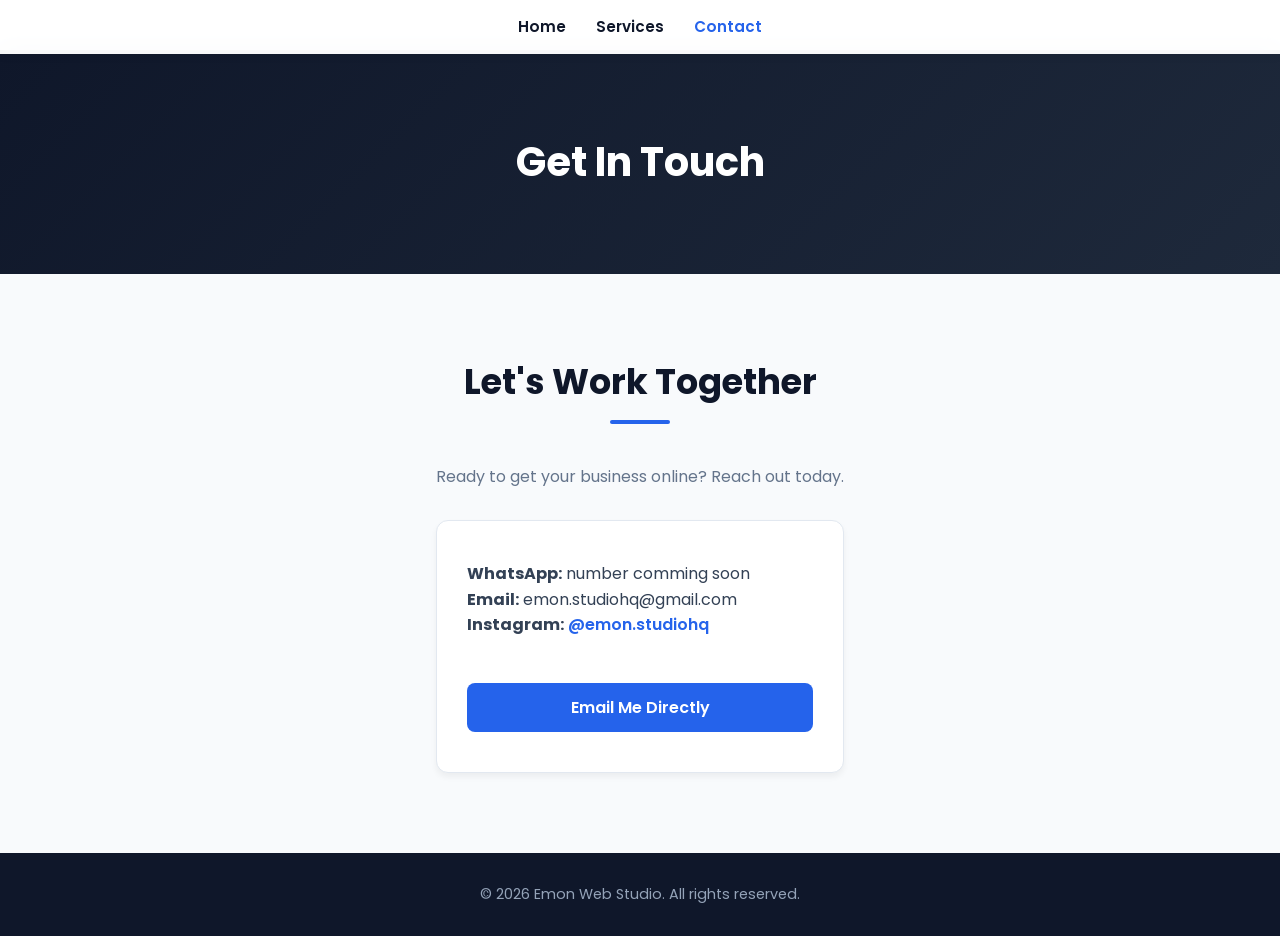
<file: contact.html>
<!DOCTYPE html>
<html lang="en">
<head>
<meta charset="UTF-8">
<meta name="viewport" content="width=device-width, initial-scale=1.0">
<title>Emon Web Studio | Contact</title>
<link href="https://fonts.googleapis.com/css2?family=Poppins:wght@300;400;600;700&display=swap" rel="stylesheet">
<style>
  :root { --primary: #2563eb; --primary-hover: #1d4ed8; --dark: #0f172a; --light: #f8fafc; --text: #334155; --text-light: #64748b; }
  * { box-sizing: border-box; margin: 0; padding: 0; }
  body { font-family: 'Poppins', sans-serif; background-color: var(--light); color: var(--text); line-height: 1.6; display: flex; flex-direction: column; min-height: 100vh; }
  nav { position: fixed; top: 0; width: 100%; background: rgba(255, 255, 255, 0.95); backdrop-filter: blur(10px); padding: 15px 40px; display: flex; justify-content: center; gap: 30px; box-shadow: 0 2px 10px rgba(0,0,0,0.05); z-index: 1000; }
  nav a { color: var(--dark); text-decoration: none; font-weight: 600; font-size: 0.95rem; transition: color 0.3s ease; }
  nav a:hover, nav a.active { color: var(--primary); }
  header { margin-top: 50px; background: linear-gradient(135deg, var(--dark) 0%, #1e293b 100%); color: white; padding: 80px 20px; text-align: center; }
  header h1 { font-size: 2.5rem; font-weight: 700; }
  section { padding: 80px 20px; text-align: center; max-width: 1100px; margin: auto; flex: 1; }
  section h2 { font-size: 2.2rem; color: var(--dark); margin-bottom: 10px; }
  section h2::after { content: ''; display: block; width: 60px; height: 4px; background: var(--primary); margin: 10px auto 40px auto; border-radius: 2px; }
  .card { background: white; padding: 40px 30px; border-radius: 12px; box-shadow: 0 4px 6px rgba(0,0,0,0.05); border: 1px solid #e2e8f0; }
  .social-link { color: var(--primary); text-decoration: none; font-weight: 600; transition: color 0.3s ease; }
  .social-link:hover { color: var(--primary-hover); text-decoration: underline; }
  button { background: var(--primary); color: white; font-family: 'Poppins', sans-serif; font-weight: 600; border: none; padding: 12px 28px; border-radius: 8px; cursor: pointer; font-size: 1rem; transition: background 0.3s ease, transform 0.2s ease; margin-top: 20px; width: 100%; }
  button:hover { background: var(--primary-hover); transform: scale(1.02); }
  footer { background: var(--dark); color: #94a3b8; text-align: center; padding: 30px 20px; font-size: 0.9rem; margin-top: auto; }
</style>
</head>
<body>

<nav>
  <a href="index.html">Home</a>
  <a href="services.html">Services</a>
  <a href="contact.html" class="active">Contact</a>
</nav>

<header>
  <h1>Get In Touch</h1>
</header>

<section id="contact">
  <h2>Let's Work Together</h2>
  <p style="margin-bottom: 30px; color: var(--text-light);">Ready to get your business online? Reach out today.</p>
  
  <div class="card" style="max-width: 500px; margin: auto; text-align: left;">
    <p><strong>WhatsApp:</strong> number comming soon</p>
    <p><strong>Email:</strong> emon.studiohq@gmail.com</p>
    <p><strong>Instagram:</strong> <a href="https://www.instagram.com/emon.studiohq?igsh=MjJ4OWlta2Y2aWxh" target="_blank" class="social-link">@emon.studiohq</a></p>
    <br>
    <a href="mailto:emon.studiohq@gmail.com" style="display: block; text-align: center; text-decoration: none;">
      <button>Email Me Directly</button>
    </a>
  </div>
</section>

<footer>
  <p>© 2026 Emon Web Studio. All rights reserved.</p>
</footer>

</body>
</html>
</file>
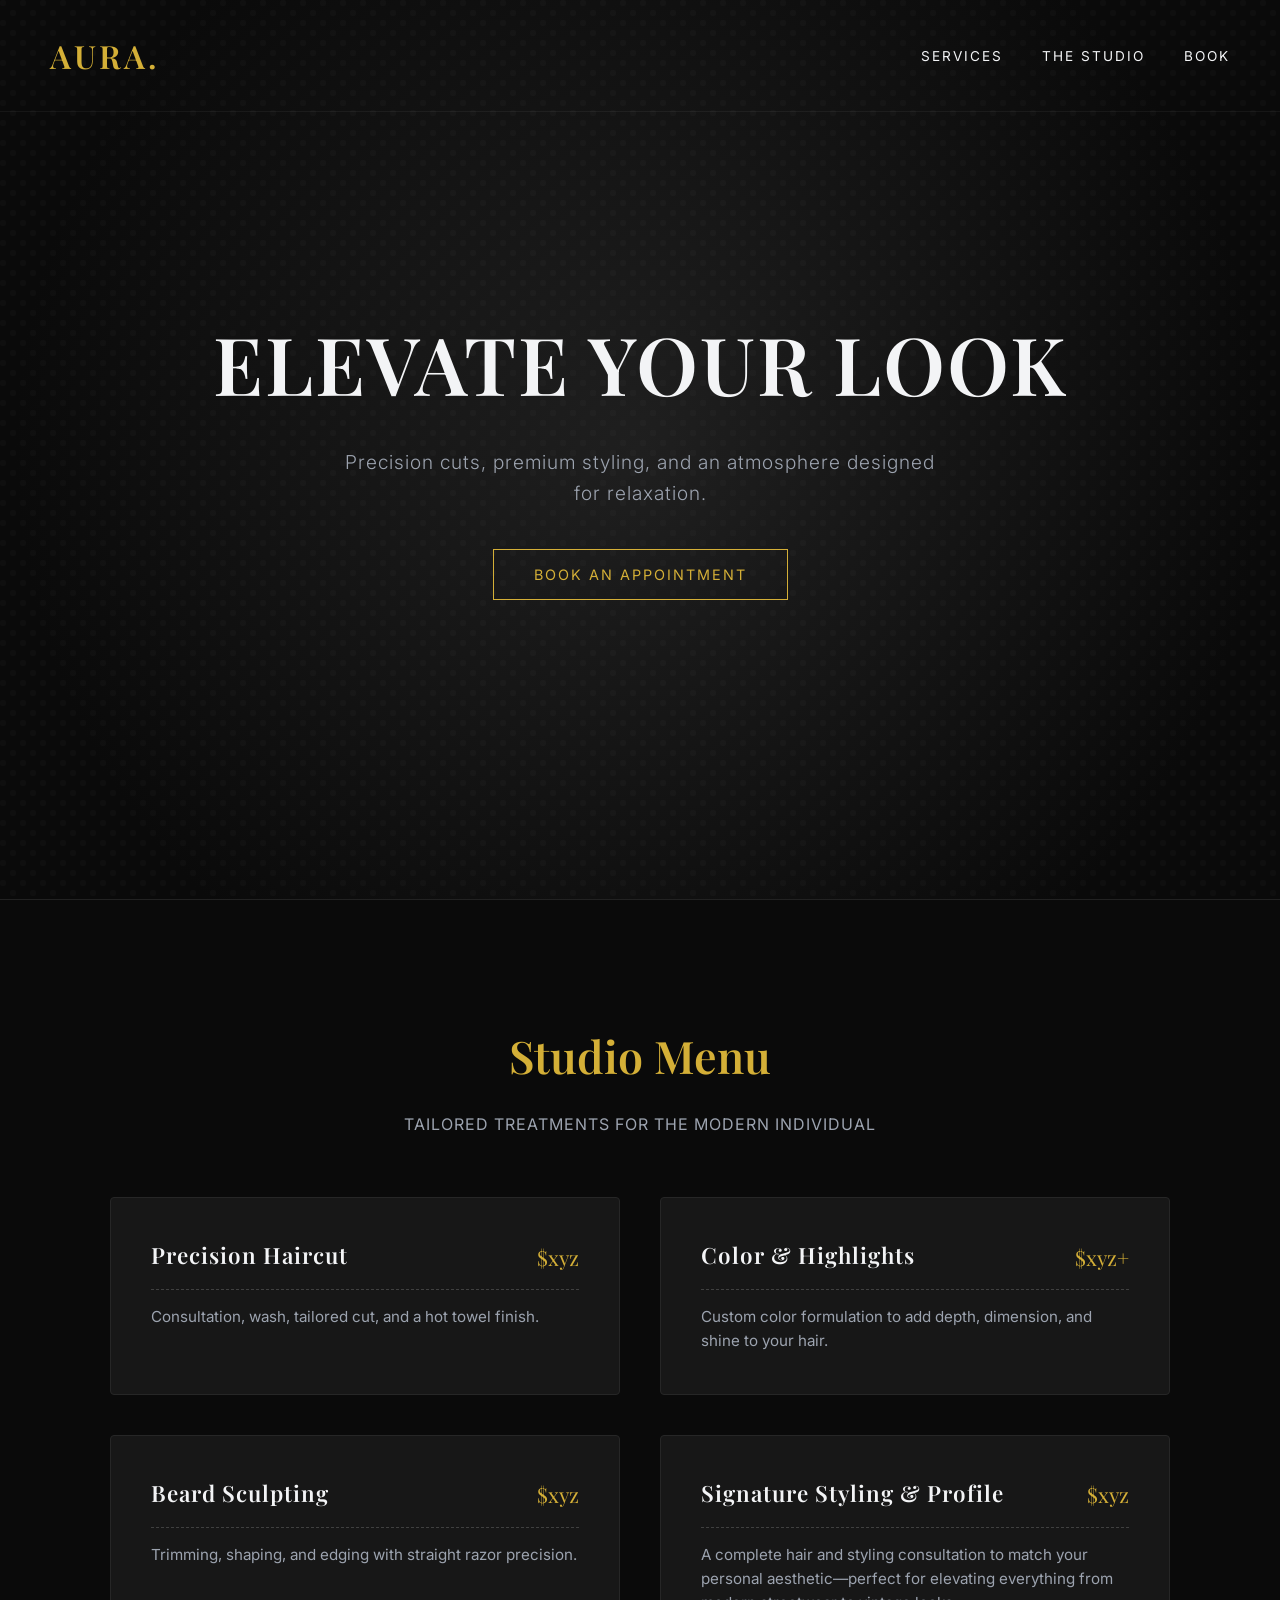
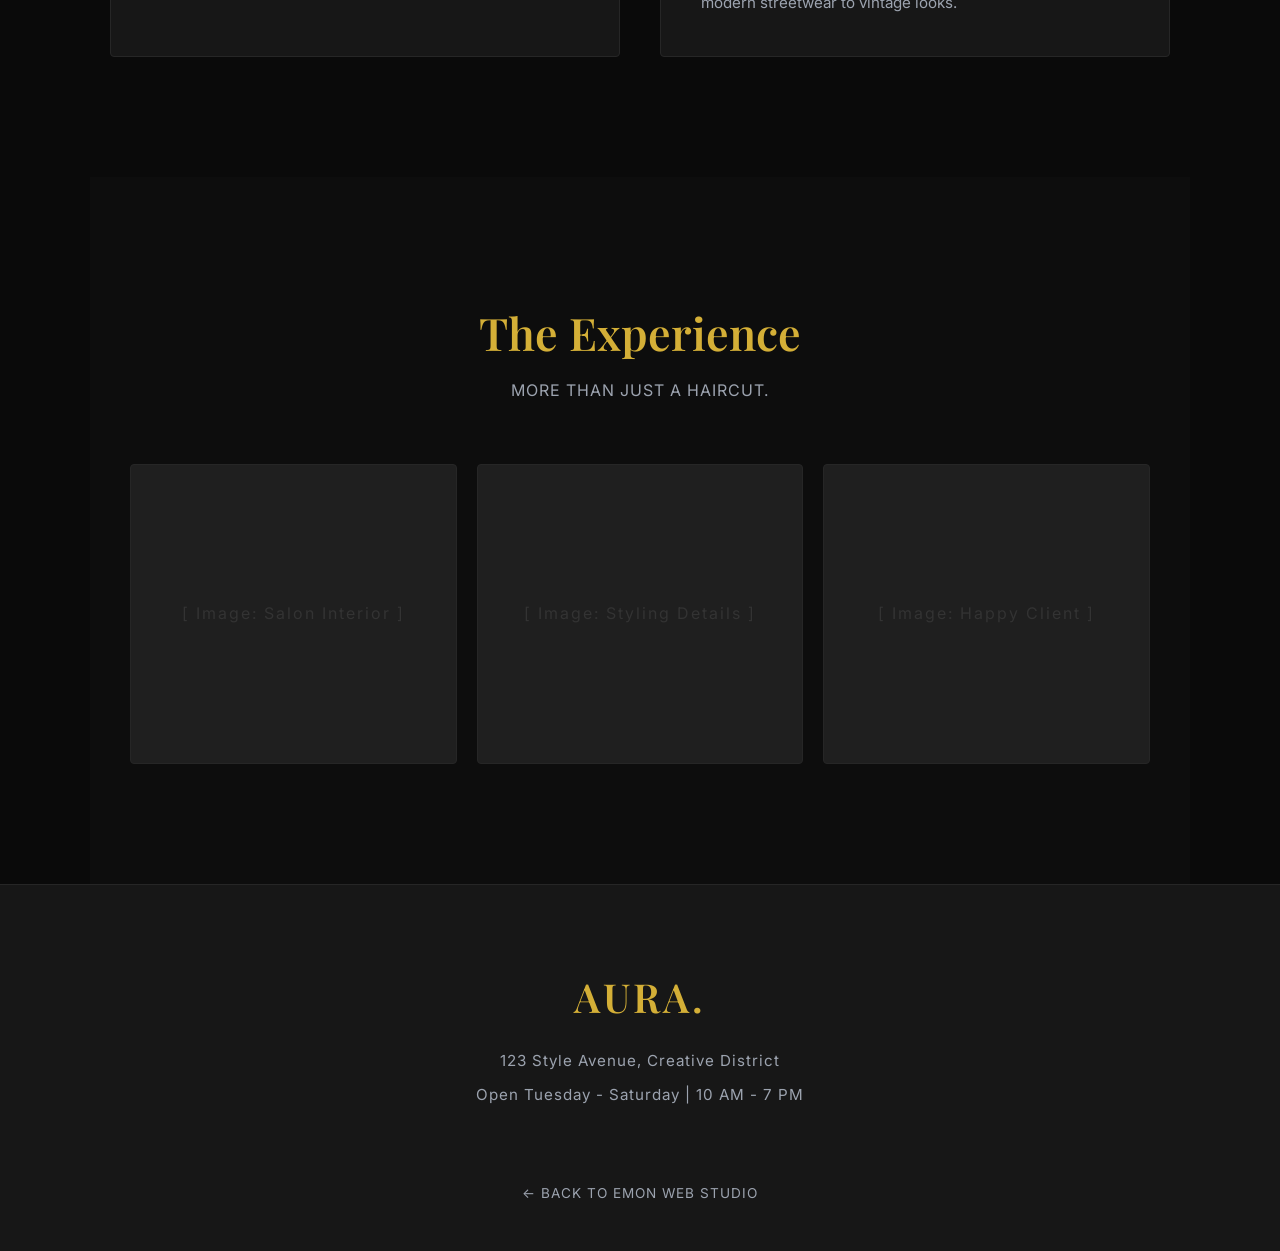
<file: salon.html>
<!DOCTYPE html>
<html lang="en">
<head>
<meta charset="UTF-8">
<meta name="viewport" content="width=device-width, initial-scale=1.0">
<title>Aura | Premium Salon & Styling Studio</title>

<link href="https://fonts.googleapis.com/css2?family=Playfair+Display:ital,wght@0,400;0,600;1,400&family=Inter:wght@300;400;600&display=swap" rel="stylesheet">

<style>
/* --- BASE & VARIABLES --- */
:root {
  --bg-color: #0a0a0a; 
  --surface: #171717; 
  --accent: #d4af37; 
  --accent-hover: #f1c40f;
  --text-main: #f3f4f6;
  --text-muted: #9ca3af;
}

* { margin: 0; padding: 0; box-sizing: border-box; }
html { scroll-behavior: smooth; }
body { font-family: 'Inter', sans-serif; background-color: var(--bg-color); color: var(--text-main); line-height: 1.6; }

h1, h2, h3, .brand { font-family: 'Playfair Display', serif; font-weight: 600; }

/* --- NAVIGATION --- */
nav { position: absolute; top: 0; width: 100%; padding: 30px 50px; display: flex; justify-content: space-between; align-items: center; z-index: 100; border-bottom: 1px solid rgba(255,255,255,0.05); }
.brand { font-size: 2rem; color: var(--accent); letter-spacing: 3px; text-decoration: none; }
.nav-links a { color: var(--text-main); text-decoration: none; margin-left: 35px; font-size: 0.85rem; text-transform: uppercase; letter-spacing: 2px; transition: color 0.3s ease; }
.nav-links a:hover { color: var(--accent); }

/* --- HERO SECTION --- */
header { height: 100vh; display: flex; flex-direction: column; justify-content: center; align-items: center; text-align: center; padding: 0 20px; background: radial-gradient(circle at center, #1f1f1f 0%, var(--bg-color) 80%); border-bottom: 1px solid #222; position: relative; }
header::before { content: ''; position: absolute; top: 0; left: 0; right: 0; bottom: 0; background-image: url('data:image/svg+xml,%3Csvg width="20" height="20" viewBox="0 0 20 20" xmlns="http://www.w3.org/2000/svg"%3E%3Cg fill="%23ffffff" fill-opacity="0.02" fill-rule="evenodd"%3E%3Ccircle cx="3" cy="3" r="3"/%3E%3Ccircle cx="13" cy="13" r="3"/%3E%3C/g%3E%3C/svg%3E'); z-index: 0; }
header h1, header p, header button { z-index: 1; }

header h1 { font-size: 5rem; margin-bottom: 20px; letter-spacing: 2px; text-transform: uppercase; }
header p { font-size: 1.2rem; color: var(--text-muted); max-width: 600px; margin-bottom: 40px; font-weight: 300; letter-spacing: 1px; }

.btn { background: transparent; color: var(--accent); border: 1px solid var(--accent); padding: 16px 40px; font-size: 0.9rem; font-family: 'Inter', sans-serif; text-transform: uppercase; letter-spacing: 2px; cursor: pointer; transition: all 0.4s ease; }
.btn:hover { background: var(--accent); color: var(--bg-color); transform: translateY(-3px); box-shadow: 0 10px 20px rgba(212, 175, 55, 0.15); }

/* --- SERVICES MENU --- */
section { padding: 120px 20px; max-width: 1100px; margin: auto; }
.section-title { text-align: center; font-size: 2.8rem; margin-bottom: 20px; color: var(--accent); }
.section-subtitle { text-align: center; color: var(--text-muted); font-size: 1rem; letter-spacing: 1px; margin-bottom: 60px; text-transform: uppercase; }

.menu-grid { display: grid; grid-template-columns: repeat(auto-fit, minmax(400px, 1fr)); gap: 40px; }
.menu-item { background: var(--surface); padding: 40px; border-radius: 4px; border: 1px solid #262626; transition: all 0.4s ease; }
.menu-item:hover { transform: translateY(-5px); border-color: var(--accent); box-shadow: 0 10px 30px rgba(0,0,0,0.5); }
.menu-header { display: flex; justify-content: space-between; align-items: flex-end; margin-bottom: 15px; border-bottom: 1px dashed #404040; padding-bottom: 15px; }
.menu-header h3 { font-size: 1.4rem; letter-spacing: 1px; color: var(--text-main); }
.price { color: var(--accent); font-size: 1.3rem; font-family: 'Playfair Display', serif; }
.menu-item p { color: var(--text-muted); font-size: 0.95rem; line-height: 1.6; }

/* --- VIBE / GALLERY SECTION (New) --- */
.gallery-grid { display: grid; grid-template-columns: repeat(3, 1fr); gap: 20px; margin-top: 40px; }
.gallery-img { background-color: #1f1f1f; height: 300px; border-radius: 4px; display: flex; align-items: center; justify-content: center; color: #333; font-family: 'Inter', sans-serif; letter-spacing: 2px; transition: transform 0.4s ease; border: 1px solid #262626; }
.gallery-img:hover { transform: scale(1.02); border-color: #404040; }

/* --- FOOTER --- */
footer { text-align: center; padding: 80px 20px 40px; background: var(--surface); border-top: 1px solid #262626; }
footer .brand { display: block; margin-bottom: 20px; font-size: 2.5rem; }
footer p { color: var(--text-muted); font-size: 0.95rem; margin-bottom: 10px; letter-spacing: 1px; }

.back-btn { display: inline-block; margin-top: 40px; color: var(--text-muted); text-decoration: none; font-size: 0.85rem; text-transform: uppercase; letter-spacing: 1px; border-bottom: 1px solid transparent; transition: all 0.3s ease; padding-bottom: 5px; }
.back-btn:hover { color: var(--accent); border-bottom: 1px solid var(--accent); }

/* --- RESPONSIVE --- */
@media (max-width: 768px) {
  header h1 { font-size: 3.5rem; }
  nav { flex-direction: column; gap: 20px; padding: 20px; }
  .nav-links a { margin: 0 10px; }
  .gallery-grid { grid-template-columns: 1fr; }
}
</style>
</head>

<body>

<nav>
  <a href="#" class="brand">AURA.</a>
  <div class="nav-links">
    <a href="#services">Services</a>
    <a href="#vibe">The Studio</a>
    <a href="#">Book</a>
  </div>
</nav>

<header>
  <h1>Elevate Your Look</h1>
  <p>Precision cuts, premium styling, and an atmosphere designed for relaxation.</p>
  <button class="btn">Book an Appointment</button>
</header>

<section id="services">
  <h2 class="section-title">Studio Menu</h2>
  <p class="section-subtitle">Tailored treatments for the modern individual</p>
  
  <div class="menu-grid">
    <div class="menu-item">
      <div class="menu-header">
        <h3>Precision Haircut</h3>
        <span class="price">$xyz</span>
      </div>
      <p>Consultation, wash, tailored cut, and a hot towel finish.</p>
    </div>

    <div class="menu-item">
      <div class="menu-header">
        <h3>Color & Highlights</h3>
        <span class="price">$xyz+</span>
      </div>
      <p>Custom color formulation to add depth, dimension, and shine to your hair.</p>
    </div>

    <div class="menu-item">
      <div class="menu-header">
        <h3>Beard Sculpting</h3>
        <span class="price">$xyz</span>
      </div>
      <p>Trimming, shaping, and edging with straight razor precision.</p>
    </div>

    <div class="menu-item">
      <div class="menu-header">
        <h3>Signature Styling & Profile</h3>
        <span class="price">$xyz</span>
      </div>
      <p>A complete hair and styling consultation to match your personal aesthetic—perfect for elevating everything from modern streetwear to vintage looks.</p>
    </div>
  </div>
</section>

<section id="vibe" style="background-color: #0d0d0d; padding-bottom: 120px;">
  <div style="max-width: 1100px; margin: auto; padding: 0 20px;">
    <h2 class="section-title" style="margin-bottom: 10px;">The Experience</h2>
    <p class="section-subtitle">More than just a haircut.</p>
    
    <div class="gallery-grid">
      <div class="gallery-img">[ Image: Salon Interior ]</div>
      <div class="gallery-img">[ Image: Styling Details ]</div>
      <div class="gallery-img">[ Image: Happy Client ]</div>
    </div>
  </div>
</section>

<footer>
  <a href="#" class="brand">AURA.</a>
  <p>123 Style Avenue, Creative District</p>
  <p>Open Tuesday - Saturday | 10 AM - 7 PM</p>
  
  <br>
  <a href="index.html" class="back-btn">← Back to Emon Web Studio</a>
</footer>

</body>
</html>
</file>
